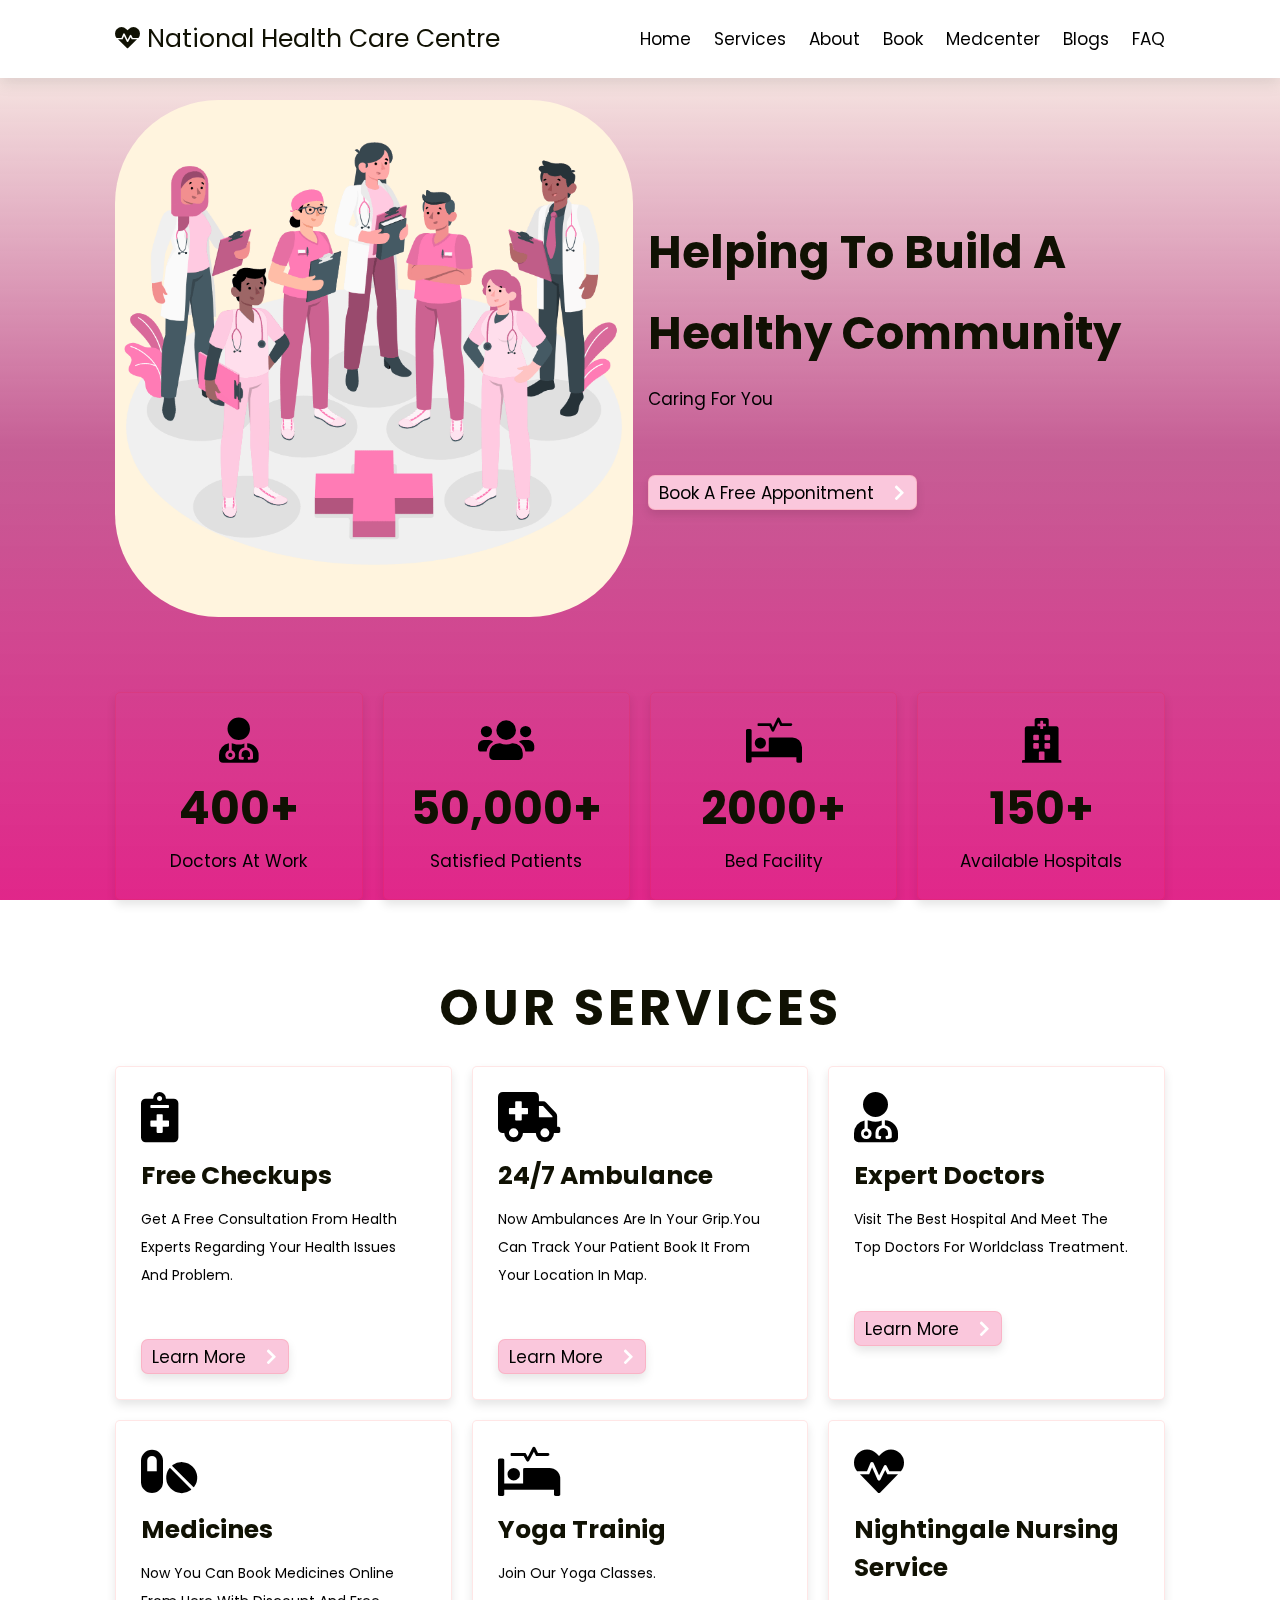
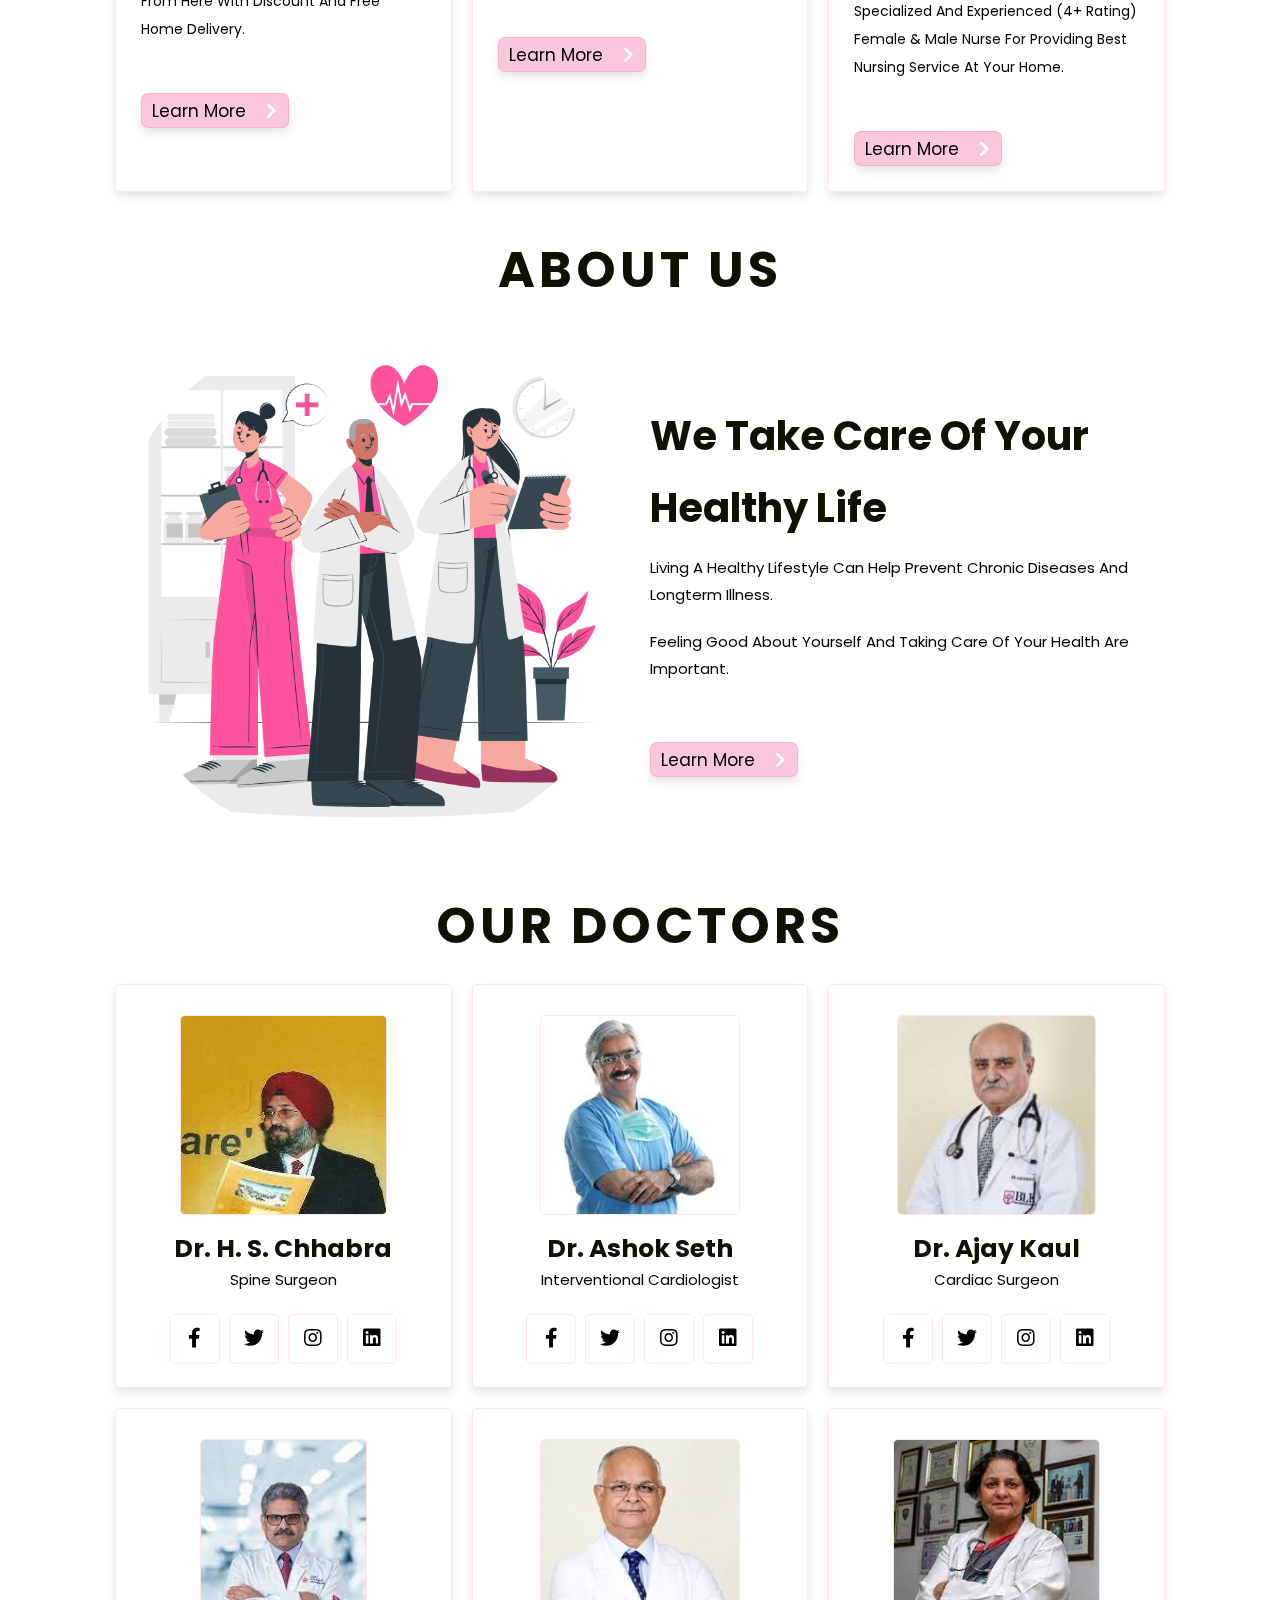
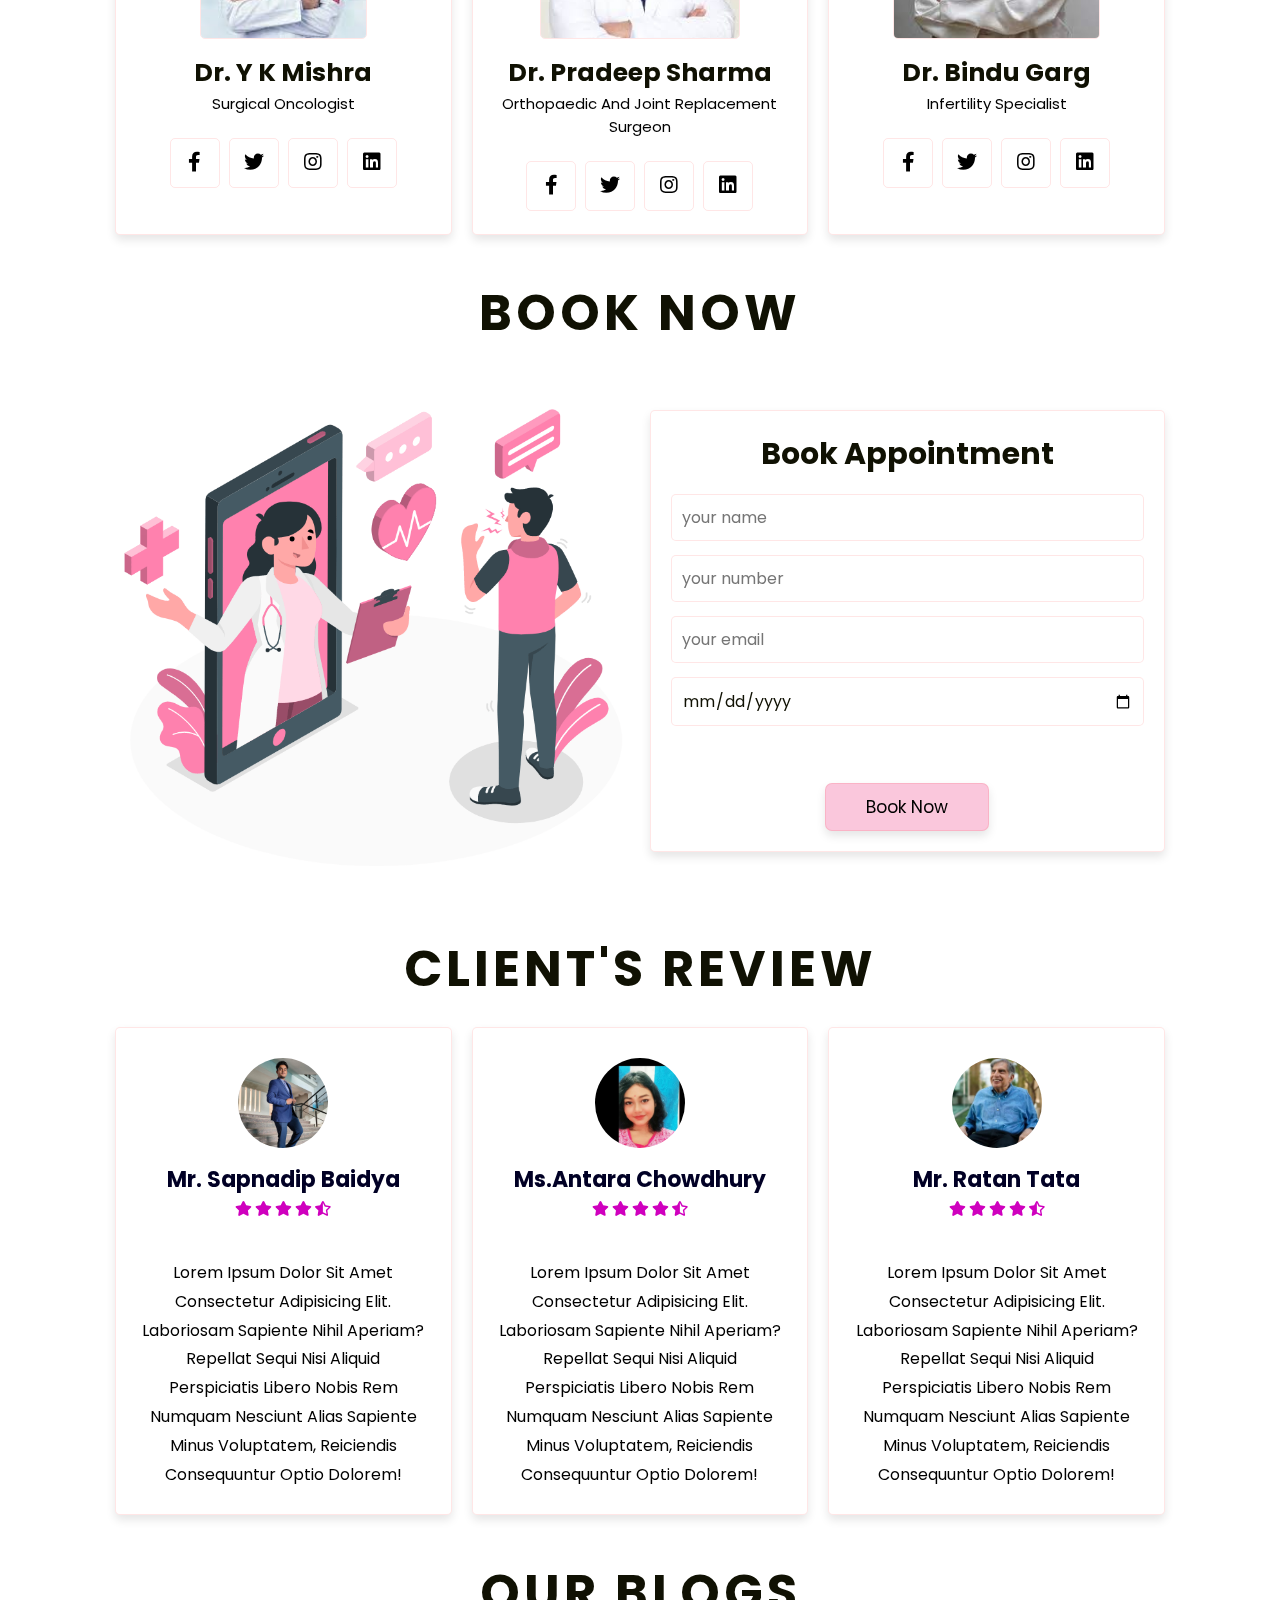
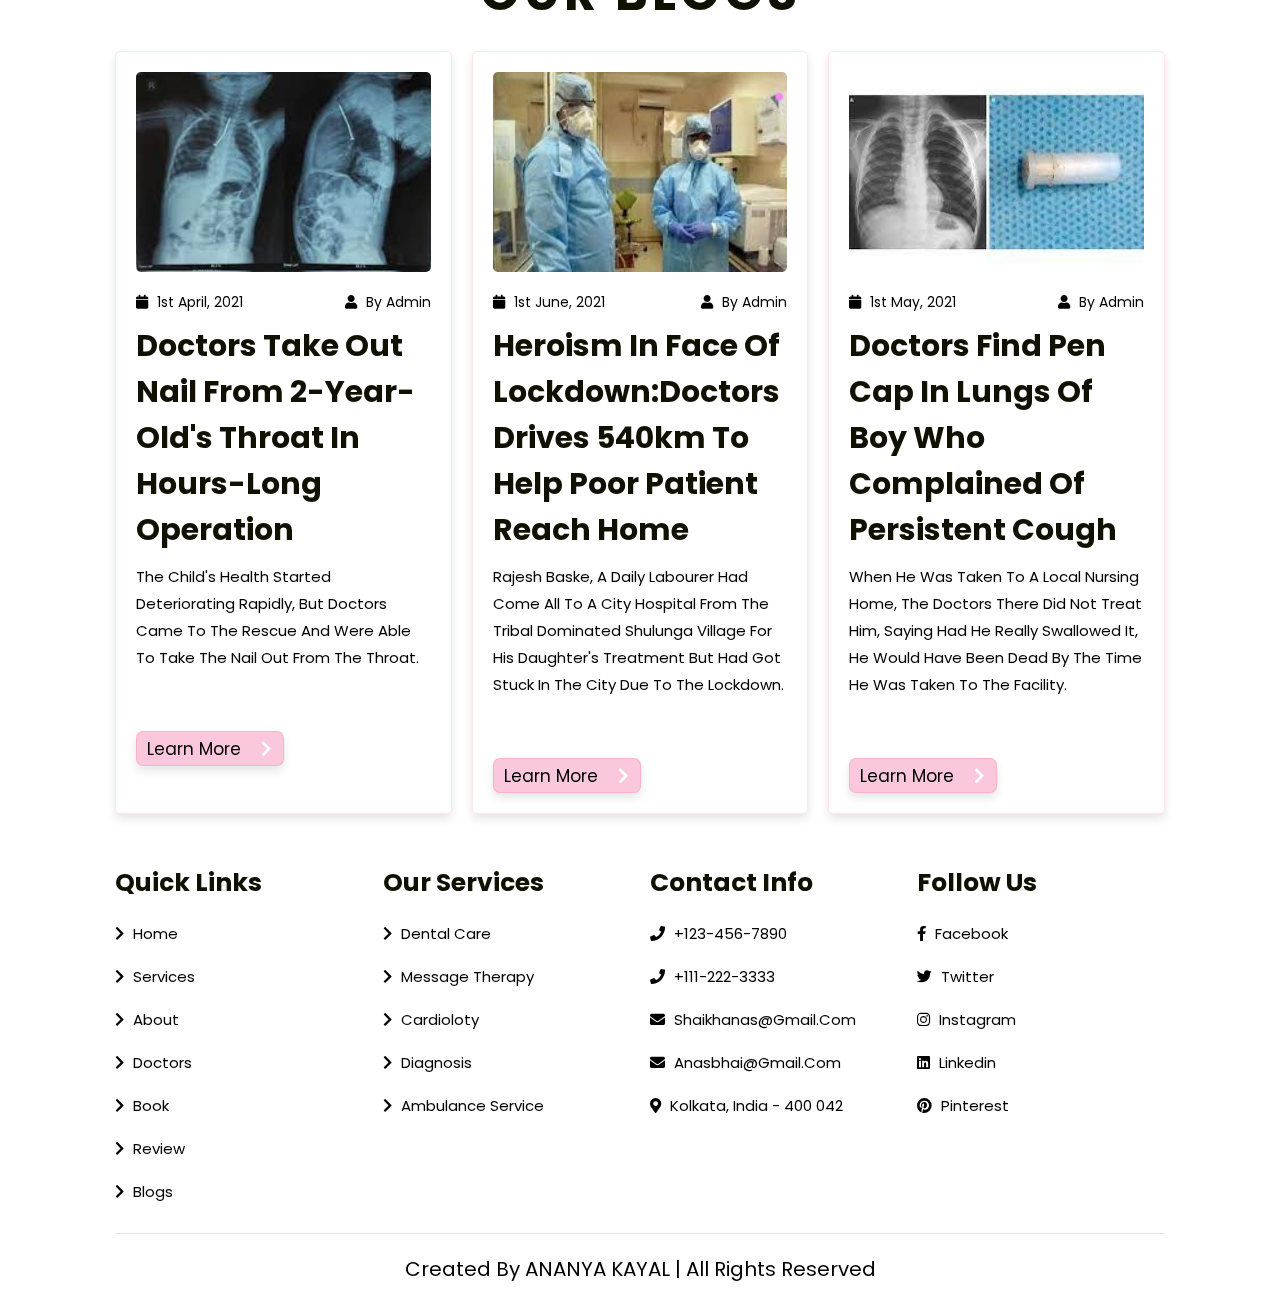
<file: hospital website/index.html>
<!DOCTYPE html>
<html lang="en">

<head>
    <meta charset="UTF-8">
    <meta http-equiv="X-UA-Compatible" content="IE=edge">
    <meta name="viewport" content="width=device-width, initial-scale=1.0">
    <title>National Health Care Centre </title>

    <!-- font awesome cdn link  -->
    <link rel="stylesheet" href="https://cdnjs.cloudflare.com/ajax/libs/font-awesome/5.15.4/css/all.min.css">

    <!-- custom css file link  -->
    <link rel="stylesheet" href="css/style.css">

</head>

<body>

    <!-- header section starts  -->
    <div class="main">
        <div class="gradient-background"></div>
        <header class="header">

            <a href="#" class="logo"> <i class="fas fa-heartbeat"></i> National Health Care Centre </a>

            <nav class="navbar">
                <a href="#home">home</a>
                <a href="./pages/sevices.html">services</a>
                <a href="./pages/about.html">about</a>
                <a href="./pages/book.html">book</a>
                <a href="./pages/medcenter.html">medcenter</a>
                <a href="#blogs">blogs</a>
                <a href="./pages/faq.html">FAQ</a>
            </nav>

            <div id="menu-btn" class="fas fa-bars"></div>

        </header>

        <!-- header section ends -->

        <!-- home section starts  -->

        <section class="home" id="home">

            <div class="image">
                <img class="homeImg" src="image/doctors.gif" alt="">
            </div>

            <div class="content">
                <h3>helping to build a healthy community</h3>
                <p>caring for you</p>
                <a href="#" class="btn"> book a free apponitment <span class="fas fa-chevron-right"></span> </a>
            </div>

        </section>

        <!-- home section ends -->

        <!-- icons section starts  -->

        <section class="icons-container">

            <div class="icons">
                <i class="fas fa-user-md"></i>
                <h3>400+</h3>
                <p>doctors at work</p>
            </div>

            <div class="icons">
                <i class="fas fa-users"></i>
                <h3>50,000+</h3>
                <p>satisfied patients</p>
            </div>

            <div class="icons">
                <i class="fas fa-procedures"></i>
                <h3>2000+</h3>
                <p>bed facility</p>
            </div>

            <div class="icons">
                <i class="fas fa-hospital"></i>
                <h3>150+</h3>
                <p>available hospitals</p>
            </div>

        </section>

        <!-- icons section ends -->

        <!-- services section starts  -->

        <section class="services" id="services">

            <h1 class="heading"> our <span>services</span> </h1>

            <div class="box-container">

                <div class="box">
                    <i class="fas fa-notes-medical"></i>
                    <h3>free checkups</h3>
                    <p>Get a free consultation from health experts regarding your health issues and problem.</p>
                    <a href="#" class="btn"> learn more <span class="fas fa-chevron-right"></span> </a>
                </div>

                <div class="box">
                    <i class="fas fa-ambulance"></i>
                    <h3>24/7 ambulance</h3>
                    <p>Now ambulances are in your grip.You can track your patient book it from your location in map.</p>
                    <a href="#" class="btn"> learn more <span class="fas fa-chevron-right"></span> </a>
                </div>

                <div class="box">
                    <i class="fas fa-user-md"></i>
                    <h3>expert doctors</h3>
                    <p>Visit the best hospital and meet the top doctors for worldclass treatment. </p>
                    <a href="#" class="btn"> learn more <span class="fas fa-chevron-right"></span> </a>
                </div>

                <div class="box">
                    <i class="fas fa-pills"></i>
                    <h3>medicines</h3>
                    <p>Now you can book medicines online from here with discount and free home delivery.</p>
                    <a href="#" class="btn"> learn more <span class="fas fa-chevron-right"></span> </a>
                </div>

                <div class="box">
                    <i class="fas fa-procedures"></i>
                    <h3>yoga trainig</h3>
                    <p>Join our yoga classes.</p>
                    <a href="#" class="btn"> learn more <span class="fas fa-chevron-right"></span> </a>
                </div>

                <div class="box">
                    <i class="fas fa-heartbeat"></i>
                    <h3>nightingale nursing service</h3>
                    <p>specialized and experienced (4+ rating) female & male nurse for providing best nursing service at your home.</p>
                    <a href="#" class="btn"> learn more <span class="fas fa-chevron-right"></span> </a>
                </div>

            </div>

        </section>

        <!-- services section ends -->

        <!-- about section starts  -->

        <section class="about" id="about">

            <h1 class="heading"> <span>about</span> us </h1>

            <div class="row">

                <div class="image">
                    <img class="img2" src="image/work1.gif" alt="">
                </div>

                <div class="content">
                    <h3>we take care of your healthy life</h3>
                    <p>Living a healthy lifestyle can help prevent chronic diseases and longterm illness.</p>
                    <p>Feeling good about yourself and taking care of your health are important.</p>
                    <a href="#" class="btn"> learn more <span class="fas fa-chevron-right"></span> </a>
                </div>

            </div>

        </section>

        <!-- about section ends -->

        <!-- doctors section starts  -->

        <section class="doctors" id="doctors">

            <h1 class="heading"> our <span>doctors</span> </h1>

            <div class="box-container">

                <div class="box">
                    <img src="image/doc-1.jpg" alt="">
                    <h3>Dr. H. S. Chhabra</h3>
                    <span>Spine Surgeon</span>
                    <div class="share">
                        <a href="#" class="fab fa-facebook-f"></a>
                        <a href="#" class="fab fa-twitter"></a>
                        <a href="#" class="fab fa-instagram"></a>
                        <a href="#" class="fab fa-linkedin"></a>
                    </div>
                </div>

                <div class="box">
                    <img src="image/doc-2.jpg" alt="">
                    <h3>Dr. Ashok Seth</h3>
                    <span>Interventional Cardiologist</span>
                    <div class="share">
                        <a href="#" class="fab fa-facebook-f"></a>
                        <a href="#" class="fab fa-twitter"></a>
                        <a href="#" class="fab fa-instagram"></a>
                        <a href="#" class="fab fa-linkedin"></a>
                    </div>
                </div>

                <div class="box">
                    <img src="image/doc-3.jpg" alt="">
                    <h3>Dr. Ajay Kaul</h3>
                    <span>Cardiac surgeon</span>
                    <div class="share">
                        <a href="#" class="fab fa-facebook-f"></a>
                        <a href="#" class="fab fa-twitter"></a>
                        <a href="#" class="fab fa-instagram"></a>
                        <a href="#" class="fab fa-linkedin"></a>
                    </div>
                </div>

                <div class="box">
                    <img src="image/doc-4.jpg" alt="">
                    <h3>Dr. Y K Mishra</h3>
                    <span>Surgical Oncologist</span>
                    <div class="share">
                        <a href="#" class="fab fa-facebook-f"></a>
                        <a href="#" class="fab fa-twitter"></a>
                        <a href="#" class="fab fa-instagram"></a>
                        <a href="#" class="fab fa-linkedin"></a>
                    </div>
                </div>

                <div class="box">
                    <img src="image/doc-5.jpg" alt="">
                    <h3>Dr. Pradeep Sharma</h3>
                    <span>Orthopaedic and Joint Replacement Surgeon</span>
                    <div class="share">
                        <a href="#" class="fab fa-facebook-f"></a>
                        <a href="#" class="fab fa-twitter"></a>
                        <a href="#" class="fab fa-instagram"></a>
                        <a href="#" class="fab fa-linkedin"></a>
                    </div>
                </div>

                <div class="box">
                    <img src="image/doc-6.jpg" alt="">
                    <h3>Dr. Bindu Garg</h3>
                    <span>Infertility Specialist</span>
                    <div class="share">
                        <a href="#" class="fab fa-facebook-f"></a>
                        <a href="#" class="fab fa-twitter"></a>
                        <a href="#" class="fab fa-instagram"></a>
                        <a href="#" class="fab fa-linkedin"></a>
                    </div>
                </div>

            </div>

        </section>

        <!-- doctors section ends -->

        <!-- booking section starts   -->

        <section class="book" id="book">

            <h1 class="heading"> <span>book</span> now </h1>

            <div class="row">

                <div class="image">
                    <img src="image/book-img.gif" alt="">
                </div>

                <form action="./backed/insert.php" method ="post">
                    <h3>book appointment</h3>
                    <input type="text" placeholder="your name" name="name" class="box" >
                    <input type="number" placeholder="your number" name="number" class="box" >
                    <input type="email" placeholder="your email" name="email" class="box" >
                    <input type="date" name="doa" class="box" >
                    <input type="submit" name="submit" value="book now" class="btn" >
                </form>

            </div>

        </section>

        <!-- booking section ends -->

        <!-- review section starts  -->

        <section class="review" id="review">

            <h1 class="heading"> client's <span>review</span> </h1>

            <div class="box-container">

                <div class="box">
                    <img src="image/pic-1.png" alt="">
                    <h3>Mr. Sapnadip Baidya</h3>
                    <div class="stars">
                        <i class="fas fa-star"></i>
                        <i class="fas fa-star"></i>
                        <i class="fas fa-star"></i>
                        <i class="fas fa-star"></i>
                        <i class="fas fa-star-half-alt"></i>
                    </div>
                    <p class="text">Lorem ipsum dolor sit amet consectetur adipisicing elit. Laboriosam sapiente nihil aperiam? Repellat sequi nisi aliquid perspiciatis libero nobis rem numquam nesciunt alias sapiente minus voluptatem, reiciendis consequuntur optio dolorem!</p>
                </div>

                <div class="box">
                    <img src="image/pic-2.png" alt="">
                    <h3>Ms.Antara Chowdhury</h3>
                    <div class="stars">
                        <i class="fas fa-star"></i>
                        <i class="fas fa-star"></i>
                        <i class="fas fa-star"></i>
                        <i class="fas fa-star"></i>
                        <i class="fas fa-star-half-alt"></i>
                    </div>
                    <p class="text">Lorem ipsum dolor sit amet consectetur adipisicing elit. Laboriosam sapiente nihil aperiam? Repellat sequi nisi aliquid perspiciatis libero nobis rem numquam nesciunt alias sapiente minus voluptatem, reiciendis consequuntur optio dolorem!</p>
                </div>

                <div class="box">
                    <img src="image/pic-3.png" alt="">
                    <h3>Mr. Ratan Tata</h3>
                    <div class="stars">
                        <i class="fas fa-star"></i>
                        <i class="fas fa-star"></i>
                        <i class="fas fa-star"></i>
                        <i class="fas fa-star"></i>
                        <i class="fas fa-star-half-alt"></i>
                    </div>
                    <p class="text">Lorem ipsum dolor sit amet consectetur adipisicing elit. Laboriosam sapiente nihil aperiam? Repellat sequi nisi aliquid perspiciatis libero nobis rem numquam nesciunt alias sapiente minus voluptatem, reiciendis consequuntur optio dolorem!</p>
                </div>

            </div>

        </section>

        <!-- review section ends -->

        <!-- blogs section starts  -->

        <section class="blogs" id="blogs">

            <h1 class="heading"> our <span>blogs</span> </h1>

            <div class="box-container">

                <div class="box">
                    <div class="image">
                        <img src="image/blog-1.jpg" alt="">
                    </div>
                    <div class="content">
                        <div class="icon">
                            <a href="#"> <i class="fas fa-calendar"></i> 1st april, 2021 </a>
                            <a href="#"> <i class="fas fa-user"></i> by admin </a>
                        </div>
                        <h3>Doctors Take Out Nail From 2-Year-Old's Throat in Hours-Long Operation</h3>
                        <p>The child's health started deteriorating rapidly, but doctors came to the rescue and were able to take the nail out from the throat.</p>
                        <a href="#" class="btn"> learn more <span class="fas fa-chevron-right"></span> </a>
                    </div>
                </div>

                <div class="box">
                    <div class="image">
                        <img src="image/blog-2.jpg" alt="">
                    </div>
                    <div class="content">
                        <div class="icon">
                            <a href="#"> <i class="fas fa-calendar"></i> 1st june, 2021 </a>
                            <a href="#"> <i class="fas fa-user"></i> by admin </a>
                        </div>
                        <h3>Heroism in Face of Lockdown:Doctors Drives 540km To Help Poor Patient Reach Home</h3>
                        <p>Rajesh Baske, a daily labourer had come all to a city hospital from the tribal dominated Shulunga village for his daughter's treatment but had got stuck in the city due to the lockdown.</p>
                        <a href="#" class="btn"> learn more <span class="fas fa-chevron-right"></span> </a>
                    </div>
                </div>

                <div class="box">
                    <div class="image">
                        <img src="image/blog-3.jpg" alt="">
                    </div>
                    <div class="content">
                        <div class="icon">
                            <a href="#"> <i class="fas fa-calendar"></i> 1st may, 2021 </a>
                            <a href="#"> <i class="fas fa-user"></i> by admin </a>
                        </div>
                        <h3>Doctors Find Pen Cap in Lungs of Boy Who Complained of Persistent Cough</h3>
                        <p>When he was taken to a local nursing home, the doctors there did not treat him, saying had he really swallowed it, he would have been dead by the time he was taken to the facility.</p>
                        <a href="#" class="btn"> learn more <span class="fas fa-chevron-right"></span> </a>
                    </div>
                </div>

            </div>

        </section>

        <!-- blogs section ends -->

        <!-- footer section starts  -->

        <section class="footer">

            <div class="box-container">

                <div class="box">
                    <h3>quick links</h3>
                    <a href="#"> <i class="fas fa-chevron-right"></i> home </a>
                    <a href="#"> <i class="fas fa-chevron-right"></i> services </a>
                    <a href="#"> <i class="fas fa-chevron-right"></i> about </a>
                    <a href="#"> <i class="fas fa-chevron-right"></i> doctors </a>
                    <a href="#"> <i class="fas fa-chevron-right"></i> book </a>
                    <a href="#"> <i class="fas fa-chevron-right"></i> review </a>
                    <a href="#"> <i class="fas fa-chevron-right"></i> blogs </a>
                </div>

                <div class="box">
                    <h3>our services</h3>
                    <a href="#"> <i class="fas fa-chevron-right"></i> dental care </a>
                    <a href="#"> <i class="fas fa-chevron-right"></i> message therapy </a>
                    <a href="#"> <i class="fas fa-chevron-right"></i> cardioloty </a>
                    <a href="#"> <i class="fas fa-chevron-right"></i> diagnosis </a>
                    <a href="#"> <i class="fas fa-chevron-right"></i> ambulance service </a>
                </div>

                <div class="box">
                    <h3>contact info</h3>
                    <a href="#"> <i class="fas fa-phone"></i> +123-456-7890 </a>
                    <a href="#"> <i class="fas fa-phone"></i> +111-222-3333 </a>
                    <a href="#"> <i class="fas fa-envelope"></i> shaikhanas@gmail.com </a>
                    <a href="#"> <i class="fas fa-envelope"></i> anasbhai@gmail.com </a>
                    <a href="#"> <i class="fas fa-map-marker-alt"></i> kolkata, india - 400 042 </a>
                </div>

                <div class="box">
                    <h3>follow us</h3>
                    <a href="#"> <i class="fab fa-facebook-f"></i> facebook </a>
                    <a href="#"> <i class="fab fa-twitter"></i> twitter </a>
                    <a href="#"> <i class="fab fa-instagram"></i> instagram </a>
                    <a href="#"> <i class="fab fa-linkedin"></i> linkedin </a>
                    <a href="#"> <i class="fab fa-pinterest"></i> pinterest </a>
                </div>

            </div>

            <div class="credit"> created by <span>ANANYA KAYAL</span> | all rights reserved </div>

        </section>

        <!-- footer section ends -->

















    </div>
    <!-- custom js file link  -->
    <script src="js/script.js"></script>

</body>

</html>
</file>
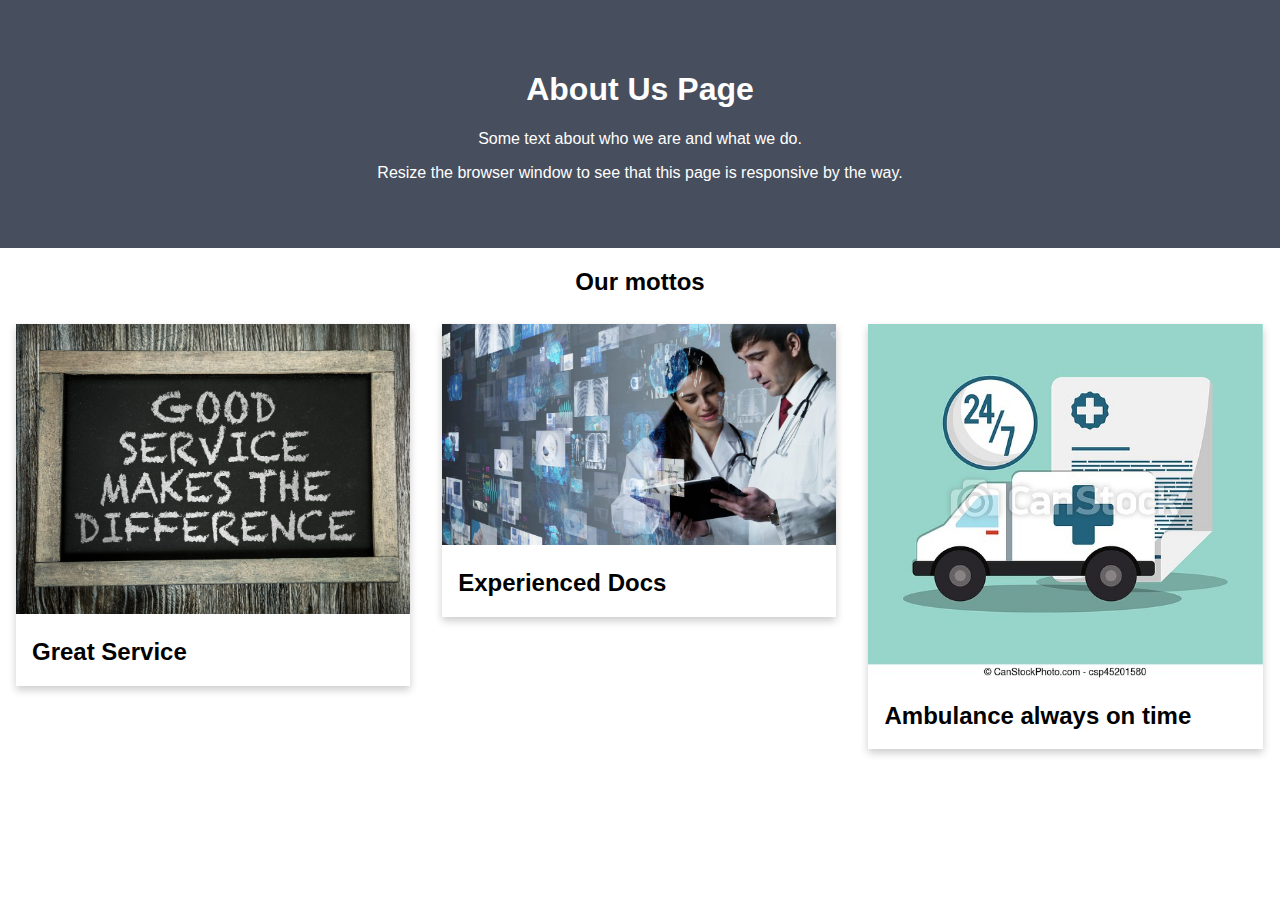
<file: hospital website/pages/about.html>
<!DOCTYPE html>
<html>

<head>
    <meta name="viewport" content="width=device-width, initial-scale=1">
    <link rel="stylesheet" href="./css/styleabout.css">
</head>

<body>

    <div class="about-section">
        <h1>About Us Page</h1>
        <p>Some text about who we are and what we do.</p>
        <p>Resize the browser window to see that this page is responsive by the way.</p>
    </div>

    <h2 style="text-align:center">Our mottos</h2>
    <div class="row">
        <div class="column">
            <div class="card">
                <img src="./image/babidon.png" alt="Jane" style="width:100%">
                <div class="container">
                    <h2>Great Service</h2>
                   
                </div>
            </div>
        </div>

        <div class="column">
            <div class="card">
                <img src="./image/expericed.jpg" alt="Mike" style="width:100%">
                <div class="container">
                    <h2>Experienced Docs</h2>
                    
                </div>
            </div>
        </div>

        <div class="column">
            <div class="card">
                <img src="./image/247amb.jpg" alt="John" style="width:100%">
                <div class="container">
                    <h2>Ambulance always on time</h2>
                    
                    
                
                </div>
            </div>
        </div>
    </div>

</body>

</html>
</file>
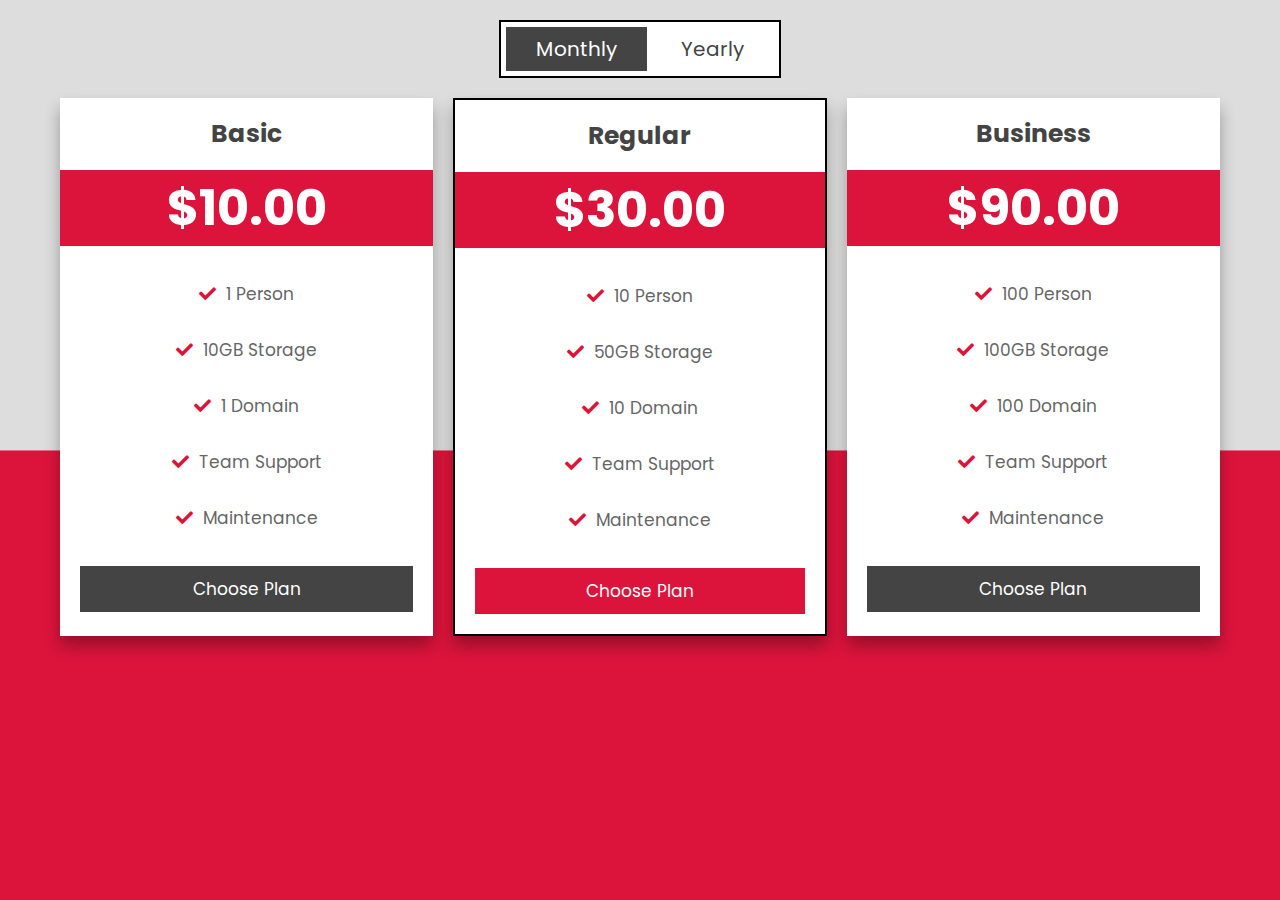
<file: hospital website/pages/book.html>
<!DOCTYPE html>
<html lang="en">
<head>
    <meta charset="UTF-8">
    <meta http-equiv="X-UA-Compatible" content="IE=edge">
    <meta name="viewport" content="width=device-width, initial-scale=1.0">
   
    <!-- font awesome cdn link  -->
    <link rel="stylesheet" href="https://cdnjs.cloudflare.com/ajax/libs/font-awesome/5.15.4/css/all.min.css">

    <!-- custom css file link  -->
    <link rel="stylesheet" href="css/stylebook.css">

</head>
<body>

<div class="container">

    <div class="price-toggler">
        <span class="month active">monthly</span>
        <span class="year">yearly</span>
    </div>

    <div class="box-container">

        <div class="box">
            <h3>basic</h3>
            <div class="price month"><span>$</span>10.<span>00</span></div>
            <div class="price year"><span>$</span>30.<span>00</span></div>
            <div class="list">
                <p> <i class="fas fa-check"></i> 1 person </p>
                <p> <i class="fas fa-check"></i> 10GB storage </p>
                <p> <i class="fas fa-check"></i> 1 domain </p>
                <p> <i class="fas fa-check"></i> team support </p>
                <p> <i class="fas fa-check"></i> maintenance </p>
            </div>
            <a href="#" class="btn">choose plan</a>
        </div>

        <div class="box">
            <h3>regular</h3>
            <div class="price month"><span>$</span>30.<span>00</span></div>
            <div class="price year"><span>$</span>50.<span>00</span></div>
            <div class="list">
                <p> <i class="fas fa-check"></i> 10 person </p>
                <p> <i class="fas fa-check"></i> 50GB storage </p>
                <p> <i class="fas fa-check"></i> 10 domain </p>
                <p> <i class="fas fa-check"></i> team support </p>
                <p> <i class="fas fa-check"></i> maintenance </p>
            </div>
            <a href="#" class="btn">choose plan</a>
        </div>

        <div class="box">
            <h3>business</h3>
            <div class="price month"><span>$</span>90.<span>00</span></div>
            <div class="price year"><span>$</span>150.<span>00</span></div>
            <div class="list">
                <p> <i class="fas fa-check"></i> 100 person </p>
                <p> <i class="fas fa-check"></i> 100GB storage </p>
                <p> <i class="fas fa-check"></i> 100 domain </p>
                <p> <i class="fas fa-check"></i> team support </p>
                <p> <i class="fas fa-check"></i> maintenance </p>
            </div>
            <a href="#" class="btn">choose plan</a>
        </div>

    </div>

</div>

<script>

let month = document.querySelector('.price-toggler .month');
let year = document.querySelector('.price-toggler .year');
let monthAmount = document.querySelectorAll('.box-container .box .month');
let yearAmount = document.querySelectorAll('.box-container .box .year');

year.onclick = () =>{
    year.classList.add('active');
    month.classList.remove('active');

    monthAmount.forEach(mo =>{ mo.style.display = 'none' });
    yearAmount.forEach(yr =>{ yr.style.display = 'block' });
};

month.onclick = () =>{
    year.classList.remove('active');
    month.classList.add('active');

    monthAmount.forEach(mo =>{ mo.style.display = 'block' });
    yearAmount.forEach(yr =>{ yr.style.display = 'none' });
};

</script>
    
</body>
</html>
</file>
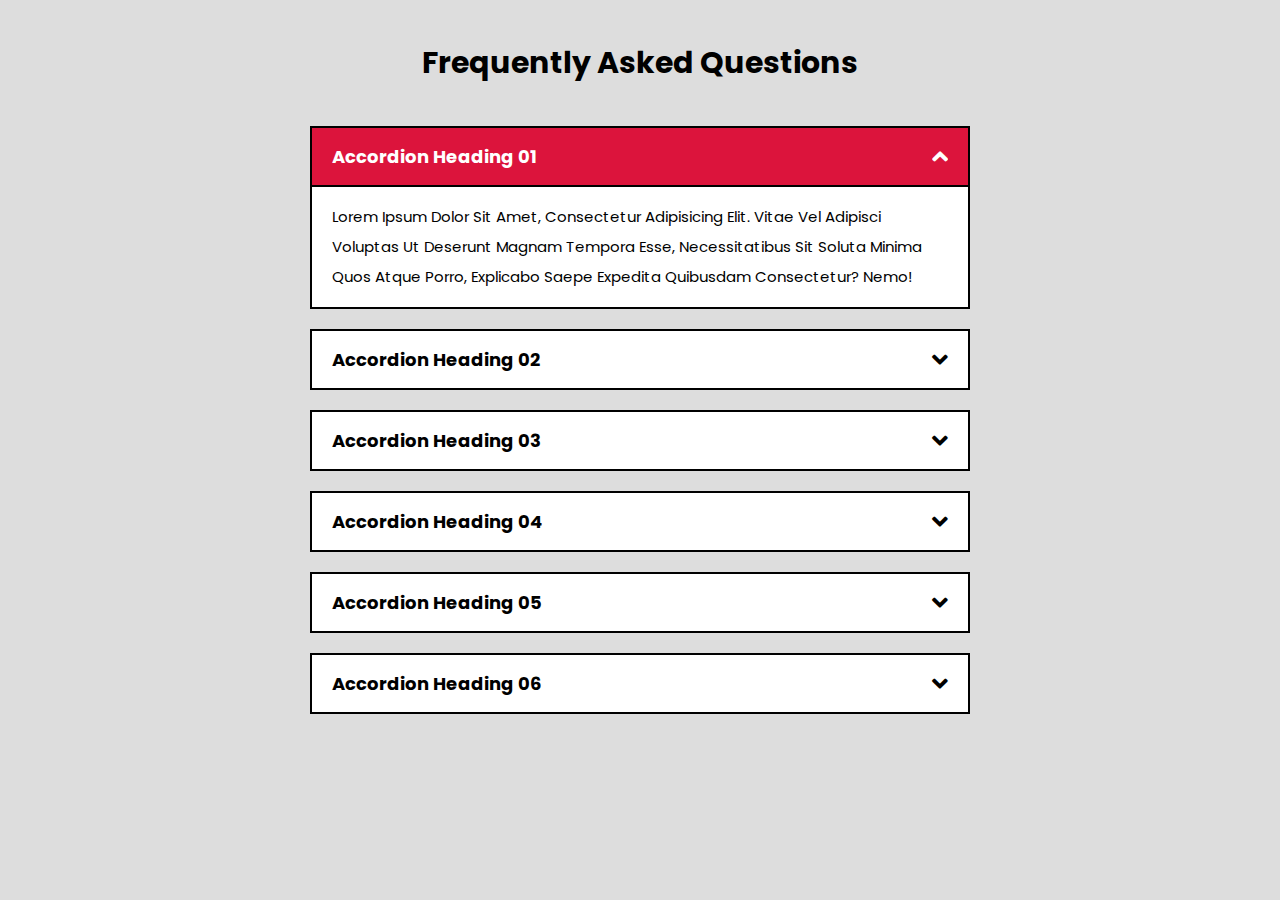
<file: hospital website/pages/faq.html>
<!DOCTYPE html>
<html lang="en">
<head>
    <meta charset="UTF-8">
    <meta http-equiv="X-UA-Compatible" content="IE=edge">
    <meta name="viewport" content="width=device-width, initial-scale=1.0">
   
    <!-- font awesome cdn link  -->
    <link rel="stylesheet" href="https://cdnjs.cloudflare.com/ajax/libs/font-awesome/5.15.4/css/all.min.css">

    <!-- custom css file link  -->
    <link rel="stylesheet" href="./css/stylefaq.css">

</head>
<body>

<div class="container">

    <h1 class="heading">frequently asked questions</h1>

    <div class="accordion-container">

        <div class="accordion active">
            <div class="accordion-heading">
                <h3>accordion heading 01</h3>
                <i class="fas fa-angle-down"></i>
            </div>
            <p class="accordion-content">
                Lorem ipsum dolor sit amet, consectetur adipisicing elit. Vitae vel adipisci voluptas ut deserunt magnam tempora esse, necessitatibus sit soluta minima quos atque porro, explicabo saepe expedita quibusdam consectetur? Nemo!
            </p>
        </div>

        <div class="accordion">
            <div class="accordion-heading">
                <h3>accordion heading 02</h3>
                <i class="fas fa-angle-down"></i>
            </div>
            <p class="accordion-content">
                Lorem ipsum dolor sit amet, consectetur adipisicing elit. Vitae vel adipisci voluptas ut deserunt magnam tempora esse, necessitatibus sit soluta minima quos atque porro, explicabo saepe expedita quibusdam consectetur? Nemo!
            </p>
        </div>

        <div class="accordion">
            <div class="accordion-heading">
                <h3>accordion heading 03</h3>
                <i class="fas fa-angle-down"></i>
            </div>
            <p class="accordion-content">
                Lorem ipsum dolor sit amet, consectetur adipisicing elit. Vitae vel adipisci voluptas ut deserunt magnam tempora esse, necessitatibus sit soluta minima quos atque porro, explicabo saepe expedita quibusdam consectetur? Nemo!
            </p>
        </div>

        <div class="accordion">
            <div class="accordion-heading">
                <h3>accordion heading 04</h3>
                <i class="fas fa-angle-down"></i>
            </div>
            <p class="accordion-content">
                Lorem ipsum dolor sit amet, consectetur adipisicing elit. Vitae vel adipisci voluptas ut deserunt magnam tempora esse, necessitatibus sit soluta minima quos atque porro, explicabo saepe expedita quibusdam consectetur? Nemo!
            </p>
        </div>

        <div class="accordion">
            <div class="accordion-heading">
                <h3>accordion heading 05</h3>
                <i class="fas fa-angle-down"></i>
            </div>
            <p class="accordion-content">
                Lorem ipsum dolor sit amet, consectetur adipisicing elit. Vitae vel adipisci voluptas ut deserunt magnam tempora esse, necessitatibus sit soluta minima quos atque porro, explicabo saepe expedita quibusdam consectetur? Nemo!
            </p>
        </div>

        <div class="accordion">
            <div class="accordion-heading">
                <h3>accordion heading 06</h3>
                <i class="fas fa-angle-down"></i>
            </div>
            <p class="accordion-content">
                Lorem ipsum dolor sit amet, consectetur adipisicing elit. Vitae vel adipisci voluptas ut deserunt magnam tempora esse, necessitatibus sit soluta minima quos atque porro, explicabo saepe expedita quibusdam consectetur? Nemo!
            </p>
        </div>

    </div>

</div>


<script>

let accordions = document.querySelectorAll('.accordion-container .accordion');

accordions.forEach(acco =>{
    acco.onclick = () =>{
        accordions.forEach(subAcco => { subAcco.classList.remove('active') });
        acco.classList.add('active');
    }
})

</script>

    
</body>
</html>
</file>
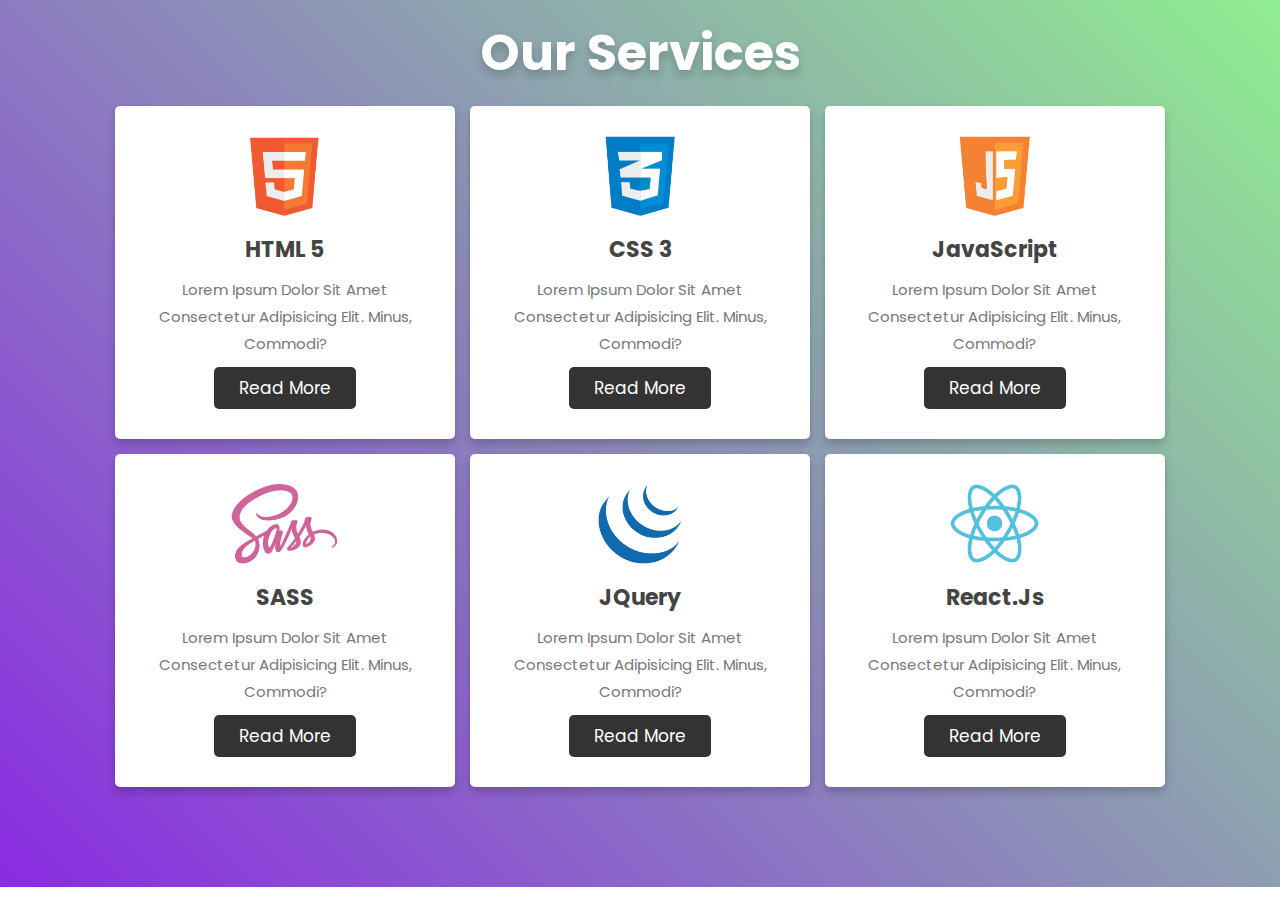
<file: hospital website/pages/sevices.html>
<!DOCTYPE html>
<html lang="en">

<head>
    <meta charset="UTF-8">
    <meta http-equiv="X-UA-Compatible" content="IE=edge">
    <meta name="viewport" content="width=device-width, initial-scale=1.0">

    <!-- custom css file link  -->
    <link rel="stylesheet" href="css/styleservices.css">

</head>

<body>

    <div class="container">

        <h1 class="heading">our services</h1>

        <div class="box-container">

            <div class="box">
                <img src="image/icon-1.png" alt="">
                <h3>HTML 5</h3>
                <p>Lorem ipsum dolor sit amet consectetur adipisicing elit. Minus, commodi?</p>
                <a href="#" class="btn">read more</a>
            </div>

            <div class="box">
                <img src="image/icon-2.png" alt="">
                <h3>CSS 3</h3>
                <p>Lorem ipsum dolor sit amet consectetur adipisicing elit. Minus, commodi?</p>
                <a href="#" class="btn">read more</a>
            </div>

            <div class="box">
                <img src="image/icon-3.png" alt="">
                <h3>JavaScript</h3>
                <p>Lorem ipsum dolor sit amet consectetur adipisicing elit. Minus, commodi?</p>
                <a href="#" class="btn">read more</a>
            </div>

            <div class="box">
                <img src="image/icon-4.png" alt="">
                <h3>SASS</h3>
                <p>Lorem ipsum dolor sit amet consectetur adipisicing elit. Minus, commodi?</p>
                <a href="#" class="btn">read more</a>
            </div>

            <div class="box">
                <img src="image/icon-5.png" alt="">
                <h3>JQuery</h3>
                <p>Lorem ipsum dolor sit amet consectetur adipisicing elit. Minus, commodi?</p>
                <a href="#" class="btn">read more</a>
            </div>

            <div class="box">
                <img src="image/icon-6.png" alt="">
                <h3>React.js</h3>
                <p>Lorem ipsum dolor sit amet consectetur adipisicing elit. Minus, commodi?</p>
                <a href="#" class="btn">read more</a>
            </div>

        </div>

    </div>

</body>

</html>
</file>
<file: hospital website/css/style.css>
@import url('https://fonts.googleapis.com/css2?family=Poppins:wght@100;200;300;400;500;600;700&display=swap');
:root {
    --black: #101103;
    --white: #fff;
    --gradient: linear-gradient(ivory, rgba(189, 68, 132, 0.863), rgba(223, 26, 131, 0.945));
    --background: rgba(255, 255, 255, .1);
    --box-shadow: 0 .5rem 1rem rgba(0, 0, 0, .1);
    --border: .1rem solid rgba(255, 5, 5, 0.1);
    --border-top: .1rem solid rgba(255, 255, 255, .3);
    --border-left: .1rem solid rgba(255, 255, 255, .3);
}

.homeImg {
    border-radius: 20%;
}
.img2{
    border-radius: 45%;
}

.gradient-background {
    height: 100%;
    width: 100%;
    background: var(--gradient);
    position: fixed;
    top: 0;
    left: 0;
    z-index: -10;
    overflow: hidden;
}

.gradient-background .animated-box {
    position: absolute;
    background: rgba(54, 29, 29, 0.2);
    display: block;
    pointer-events: none;
    border-radius: .5rem;
    animation: animate 3s linear infinite;
}

@keyframes animate {
    0% {
        opacity: 0;
        transform: scale(0) translateY(-200%) rotate(0deg);
    }
    10% {
        opacity: 1;
    }
    90% {
        opacity: 1;
    }
    100% {
        opacity: 0;
        transform: scale(1) translateY(-500%) rotate(360deg);
    }
}

* {
    font-family: 'Poppins', sans-serif;
    margin: 0;
    padding: 0;
    box-sizing: border-box;
    outline: none;
    border: none;
    text-transform: capitalize;
    transition: all .2s ease-out;
    text-decoration: none;
}

html {
    font-size: 62.5%;
    overflow-x: hidden;
    scroll-padding-top: 50rem;
    scroll-behavior: smooth;
}

section {
    background-color: transparent;
    padding: 2rem 9%;
    border: #101103;
}

.heading {
    text-align: center;
    padding-bottom: 2rem;
    text-shadow: var(--text-shadow);
    text-transform: uppercase;
    color: var(--black);
    font-size: 5rem;
    letter-spacing: .4rem;
}

.heading span {
    text-transform: uppercase;
    color: var(-- deeppink);
}

.btn {
    display: inline-block;
    margin-top: 5rem;
    padding: .10rem;
    padding-left: 1rem;
    border: var(--border);
    border-radius: .7rem;
    box-shadow: var(--box-shadow);
    color: var(--pink);
    cursor: pointer;
    font-size: 1.7rem;
    background: rgb(250, 199, 220);
}

.btn span {
    padding: .7rem 1rem;
    border-radius: .2rem;
    background: var(--green);
    color: rgb(255, 255, 255);
    margin-left: .5rem;
}

.btn:hover {
    background: var(--green);
    color: rgb(0, 0, 0);
}

.btn:hover span {
    color: var(--pink);
    background: rgb(255, 122, 200);
    margin-left: 1rem;
}

.header {
    padding: 2rem 9%;
    position: fixed;
    top: 0;
    left: 0;
    right: 0;
    z-index: 1000;
    box-shadow: 0 .5rem 1.5rem rgba(0, 0, 0, .1);
    display: flex;
    align-items: center;
    justify-content: space-between;
    background: #fff;
}

.header .logo {
    font-size: 2.5rem;
    color: var(--black);
}

.header .logo i {
    color: var(--pink);
}

.header .navbar a {
    font-size: 1.7rem;
    color: var(--light-color);
    margin-left: 2rem;
}

.header .navbar a:hover {
    color: var(--pink);
}

#menu-btn {
    font-size: 2.5rem;
    border-radius: .5rem;
    background: #eee;
    color: var(--pink);
    padding: 1rem 1.5rem;
    cursor: pointer;
    display: none;
}

.home {
    display: flex;
    align-items: center;
    flex-wrap: wrap;
    gap: 1.5rem;
    padding-top: 10rem;
}

.home .image {
    flex: 1 1 45rem;
    border-radius: 20%;
}

.home .image img {
    width: 100%;
}

.home .content {
    flex: 1 1 45rem;
}

.home .content h3 {
    font-size: 4.5rem;
    color: var(--black);
    line-height: 1.8;
    text-shadow: var(--text-shadow);
}

.home .content p {
    font-size: 1.7rem;
    color: var(--light-color);
    line-height: 1.8;
    padding: 1rem 0;
}

.icons-container {
    display: grid;
    gap: 2rem;
    grid-template-columns: repeat(auto-fit, minmax(20rem, 1fr));
    padding-top: 5rem;
    padding-bottom: 5rem;
}

.icons-container .icons {
    border: var(--border);
    box-shadow: var(--box-shadow);
    border-radius: .5rem;
    text-align: center;
    padding: 2.5rem;
}

.icons-container .icons i {
    font-size: 4.5rem;
    color: var(--green);
    padding-bottom: .7rem;
}

.icons-container .icons h3 {
    font-size: 4.5rem;
    color: var(--black);
    padding: .5rem 0;
    text-shadow: var(--text-shadow);
}

.icons-container .icons p {
    font-size: 1.7rem;
    color: var(--light-color);
}

.services .box-container {
    display: grid;
    grid-template-columns: repeat(auto-fit, minmax(27rem, 1fr));
    gap: 2rem;
}

.services .box-container .box {
    background: #fff;
    border-radius: .5rem;
    box-shadow: var(--box-shadow);
    border: var(--border);
    padding: 2.5rem;
}

.services .box-container .box i {
    color: var(--green);
    font-size: 5rem;
    padding-bottom: .5rem;
}

.services .box-container .box h3 {
    color: var(--black);
    font-size: 2.5rem;
    padding: 1rem 0;
}

.services .box-container .box p {
    color: var(--light-color);
    font-size: 1.4rem;
    line-height: 2;
}

.about .row {
    display: flex;
    align-items: center;
    flex-wrap: wrap;
    gap: 2rem;
}

.about .row .image {
    flex: 1 1 45rem;
}

.about .row .image img {
    width: 100%;
}

.about .row .content {
    flex: 1 1 45rem;
}

.about .row .content h3 {
    color: var(--black);
    text-shadow: var(--text-shadow);
    font-size: 4rem;
    line-height: 1.8;
}

.about .row .content p {
    color: var(--light-color);
    padding: 1rem 0;
    font-size: 1.5rem;
    line-height: 1.8;
}

.doctors .box-container {
    display: grid;
    grid-template-columns: repeat(auto-fit, minmax(30rem, 1fr));
    gap: 2rem;
}

.doctors .box-container .box {
    text-align: center;
    background: #fff;
    border-radius: .5rem;
    border: var(--border);
    box-shadow: var(--box-shadow);
    padding: 2rem;
}

.doctors .box-container .box img {
    height: 20rem;
    border: var(--border);
    border-radius: .5rem;
    margin-top: 1rem;
    margin-bottom: 1rem;
}

.doctors .box-container .box h3 {
    color: var(--black);
    font-size: 2.5rem;
}

.doctors .box-container .box span {
    color: var(--green);
    font-size: 1.5rem;
}

.doctors .box-container .box .share {
    padding-top: 2rem;
}

.doctors .box-container .box .share a {
    height: 5rem;
    width: 5rem;
    line-height: 4.5rem;
    font-size: 2rem;
    color: var(--green);
    border-radius: .5rem;
    border: var(--border);
    margin: .3rem;
}

.doctors .box-container .box .share a:hover {
    background: var(--green);
    color: rgb(255, 0, 149);
    box-shadow: var(--box-shadow);
}

.book .row {
    display: flex;
    align-items: center;
    flex-wrap: wrap;
    gap: 2rem;
}

.book .row .image {
    flex: 1 1 45rem;
}

.book .row .image img {
    width: 100%;
}

.book .row form {
    flex: 1 1 45rem;
    background: #fff;
    border: var(--border);
    box-shadow: var(--box-shadow);
    text-align: center;
    padding: 2rem;
    border-radius: .5rem;
}

.book .row form h3 {
    color: var(--black);
    padding-bottom: 1rem;
    font-size: 3rem;
}

.book .row form .box {
    width: 100%;
    margin: .7rem 0;
    border-radius: .5rem;
    border: var(--border);
    font-size: 1.6rem;
    color: var(--black);
    text-transform: none;
    padding: 1rem;
}

.book .row form .btn {
    padding: 1rem 4rem;
}

.review .box-container {
    display: grid;
    grid-template-columns: repeat(auto-fit, minmax(27rem, 1fr));
    gap: 2rem;
}

.review .box-container .box {
    border: var(--border);
    box-shadow: var(--box-shadow);
    border-radius: .5rem;
    padding: 2.5rem;
    background: #fff;
    text-align: center;
    position: relative;
    overflow: hidden;
    z-index: 0;
}

.review .box-container .box img {
    height: 10rem;
    width: 10rem;
    border-radius: 50%;
    object-fit: cover;
    border: .5rem solid #fff;
}

.review .box-container .box h3 {
    color: rgb(1, 0, 37);
    font-size: 2.2rem;
    padding: .5rem 0;
}

.review .box-container .box .stars i {
    color: rgb(207, 0, 190);
    font-size: 1.5rem;
}

.review .box-container .box .text {
    color: var(--light-color);
    line-height: 1.8;
    font-size: 1.6rem;
    padding-top: 4rem;
}

.review .box-container .box::before {
    content: '';
    position: absolute;
    top: -4rem;
    left: 50%;
    transform: translateX(-50%);
    background: var(--green);
    border-bottom-left-radius: 50%;
    border-bottom-right-radius: 50%;
    height: 25rem;
    width: 120%;
    z-index: -1;
}

.blogs .box-container {
    display: grid;
    grid-template-columns: repeat(auto-fit, minmax(30rem, 1fr));
    gap: 2rem;
}

.blogs .box-container .box {
    border: var(--border);
    box-shadow: var(--box-shadow);
    border-radius: .5rem;
    padding: 2rem;
}

.blogs .box-container .box .image {
    height: 20rem;
    overflow: hidden;
    border-radius: .5rem;
}

.blogs .box-container .box .image img {
    height: 100%;
    width: 100%;
    object-fit: cover;
}

.blogs .box-container .box:hover .image img {
    transform: scale(1.2);
}

.blogs .box-container .box .content {
    padding-top: 1rem;
}

.blogs .box-container .box .content .icon {
    padding: 1rem 0;
    display: flex;
    align-items: center;
    justify-content: space-between;
}

.blogs .box-container .box .content .icon a {
    font-size: 1.4rem;
    color: var(--light-color);
}

.blogs .box-container .box .content .icon a:hover {
    color: var(--pink);
}

.blogs .box-container .box .content .icon a i {
    padding-right: .5rem;
    color: var(--pink);
}

.blogs .box-container .box .content h3 {
    color: var(--black);
    font-size: 3rem;
}

.blogs .box-container .box .content p {
    color: var(--light-color);
    font-size: 1.5rem;
    line-height: 1.8;
    padding: 1rem 0;
}

.footer .box-container {
    display: grid;
    grid-template-columns: repeat(auto-fit, minmax(22rem, 1fr));
    gap: 2rem;
}

.footer .box-container .box h3 {
    font-size: 2.5rem;
    color: var(--black);
    padding: 1rem 0;
}

.footer .box-container .box a {
    display: block;
    font-size: 1.5rem;
    color: var(--light-color);
    padding: 1rem 0;
}

.footer .box-container .box a i {
    padding-right: .5rem;
    color: var(--green);
}

.footer .box-container .box a:hover i {
    padding-right: 2rem;
}

.footer .credit {
    padding: 1rem;
    padding-top: 2rem;
    margin-top: 2rem;
    text-align: center;
    font-size: 2rem;
    color: var(--light-color);
    border-top: .1rem solid rgba(0, 0, 0, .1);
}

.footer .credit span {
    color: var(--green);
}


/* media queries  */

@media (max-width:991px) {
    html {
        font-size: 55%;
    }
    .header {
        padding: 2rem;
    }
    section {
        padding: 2rem;
    }
}

@media (max-width:768px) {
    #menu-btn {
        display: initial;
    }
    .header .navbar {
        position: absolute;
        top: 115%;
        right: 2rem;
        border-radius: .5rem;
        box-shadow: var(--box-shadow);
        width: 30rem;
        border: var(--border);
        background: rgb(202, 170, 170);
        transform: scale(0);
        opacity: 0;
        transform-origin: top right;
        transition: none;
    }
    .header .navbar.active {
        transform: scale(1);
        opacity: 1;
        transition: .2s ease-out;
    }
    .header .navbar a {
        font-size: 2rem;
        display: block;
        margin: 2.5rem;
    }
}

@media (max-width:450px) {
    html {
        font-size: 50%;
    }
}
</file>
<file: hospital website/pages/css/styleabout.css>
body {
    font-family: Arial, Helvetica, sans-serif;
    margin: 0;
}

html {
    box-sizing: border-box;
}

*,
*:before,
*:after {
    box-sizing: inherit;
}

.column {
    float: left;
    width: 33.3%;
    margin-bottom: 16px;
    padding: 0 8px;
}

.card {
    box-shadow: 0 4px 8px 0 rgba(0, 0, 0, 0.2);
    margin: 8px;
}

.about-section {
    padding: 50px;
    text-align: center;
    background-color: #474e5d;
    color: white;
}

.container {
    padding: 0 16px;
}

.container::after,
.row::after {
    content: "";
    clear: both;
    display: table;
}

.title {
    color: grey;
}

.button {
    border: none;
    outline: 0;
    display: inline-block;
    padding: 8px;
    color: white;
    background-color: #000;
    text-align: center;
    cursor: pointer;
    width: 100%;
}

.button:hover {
    background-color: #555;
}

@media screen and (max-width: 650px) {
    .column {
        width: 100%;
        display: block;
    }
}
</file>
<file: hospital website/pages/css/stylebook.css>
@import url('https://fonts.googleapis.com/css2?family=Poppins:wght@100;300;400;500;600&display=swap');

*{
  font-family: 'Poppins', sans-serif;
  margin:0; padding:0; 
  box-sizing: border-box;
  text-transform: capitalize;
  outline: none; border:none;
  text-decoration: none;
}

.container{
  background: linear-gradient(#ddd 50%, crimson 50.1%);
  min-height: 100vh;
  text-align: center;
}

.container .box-container{
  max-width: 1200px;
  margin:0 auto;
  padding:20px;
  display: grid;
  grid-template-columns: repeat(auto-fit, minmax(300px, 1fr));
  gap:20px;
}

.container .box-container .box{
  background: #fff;
  box-shadow: 0 10px 15px rgba(0,0,0,.3);
}

.container .box-container .box:nth-child(2){
  border:2px solid #000;
}

.container .box-container .box:nth-child(2) .btn{
  background: crimson;
}

.container .box-container .box:nth-child(2) .btn:hover{
  background: #444;
}

.container .box-container .box h3{
  font-size: 25px;
  padding:17px 0;
  color:#444;
}

.container .box-container .box .price{
  color:#fff;
  background: crimson;
  font-weight: bolder;
  font-size: 50px;
}

.container .box-container .box .price.year{
  display: none;
}

.container .box-container .box .list{
  margin:20px 0;
}

.container .box-container .box .list p{
  padding:15px 0;
  font-size: 17px;
  color:#666;
}

.container .box-container .box .list p i{
  padding-right: 5px;
  color:crimson;
}

.container .box-container .box .btn{
  margin:20px;
  display: block;
  font-size: 17px;
  background: #444;
  color:#fff;
  padding:10px;
}

.container .box-container .box .btn:hover{
  background: crimson;
}

.container .price-toggler{
  margin-top: 20px;
  display: inline-block;
  padding:5px;
  border:2px solid #000;
  background: #fff;
}

.container .price-toggler span{
  padding:7px 30px;
  cursor: pointer;
  color:#444;
  font-size: 20px;
  display: inline-block;
}

.container .price-toggler span.active{
  background: #444;
  color:#fff;
}

@media (max-width:450px){
  .container .box-container{
    grid-template-columns: 1fr;
  }
}
</file>
<file: hospital website/pages/css/stylefaq.css>
@import url('https://fonts.googleapis.com/css2?family=Poppins:wght@100;300;400;500;600&display=swap');

*{
  font-family: 'Poppins', sans-serif;
  margin:0; padding:0; 
  box-sizing: border-box;
  text-transform: capitalize;
  outline: none; border:none;
  text-decoration: none;
}

body{
  background: #ddd;
}

.container{
  margin:20px auto;
  max-width: 700px;
}

.container .heading{
  text-align: center;
  font-size: 30px;
  padding:20px;
  margin-bottom: 20px;
}

.container .accordion-container{
  padding:0 20px;
}

.container .accordion-container .accordion{
  margin-bottom: 20px;
  cursor: pointer;
}

.container .accordion-container .accordion.active .accordion-heading{
  background: crimson;
}

.container .accordion-container .accordion.active .accordion-heading h3{
  color:#fff;
}

.container .accordion-container .accordion.active .accordion-heading i{
  color:#fff;
  transform: rotate(180deg);
  transition: transform .2s .1s;
}

.container .accordion-container .accordion.active .accordion-content{
  display: block;
}

.container .accordion-container .accordion .accordion-heading{
  display: flex;
  align-items: center;
  justify-content: space-between;
  gap:10px;
  background: #fff;
  border:2px solid #000;
  padding:15px 20px;
}

.container .accordion-container .accordion .accordion-heading h3{
  font-size: 18px;;
}

.container .accordion-container .accordion .accordion-heading i{
  font-size: 25px;;
}

.container .accordion-container .accordion .accordion-content{
  padding:15px 20px;
  border:2px solid #000;
  font-size: 15px;
  background: #fff;
  border-top: 0;
  display: none;
  animation: animate .2s linear backwards;
  line-height: 2;
  transform-origin: top;
}

@keyframes animate {
  0%{
    transform: scaleY(0);
  }
}
</file>
<file: hospital website/pages/css/styleservices.css>
@import url('https://fonts.googleapis.com/css2?family=Poppins:wght@100;200;300;400;500;600;700&display=swap');

*{
    font-family: 'Poppins', sans-serif;
    margin:0; padding:0;
    box-sizing: border-box;
    outline: none; border:none;
    text-decoration: none;
    text-transform: capitalize;
    transition: .2s linear;
}

.container{
    background:linear-gradient(45deg, blueviolet, lightgreen);
    padding:15px 9%;
    padding-bottom: 100px;
}

.container .heading{
    text-align: center;
    padding-bottom: 15px;
    color:#fff;
    text-shadow: 0 5px 10px rgba(0,0,0,.2);
    font-size: 50px;
}

.container .box-container{
    display: grid;
    grid-template-columns: repeat(auto-fit, minmax(270px, 1fr));
    gap:15px;
}

.container .box-container .box{
    box-shadow: 0 5px 10px rgba(0,0,0,.2);
    border-radius: 5px;
    background: #fff;
    text-align: center;
    padding:30px 20px;
}

.container .box-container .box img{
    height: 80px;
}

.container .box-container .box h3{
    color:#444;
    font-size: 22px;
    padding:10px 0;
}

.container .box-container .box p{
    color:#777;
    font-size: 15px;
    line-height: 1.8;
}

.container .box-container .box .btn{
    margin-top: 10px;
    display: inline-block;
    background:#333;
    color:#fff;
    font-size: 17px;
    border-radius: 5px;
    padding: 8px 25px;
}

.container .box-container .box .btn:hover{
    letter-spacing: 1px;
}

.container .box-container .box:hover{
    box-shadow: 0 10px 15px rgba(0,0,0,.3);
    transform: scale(1.03);
}

@media (max-width:768px){
    .container{
        padding:20px;
    }
}
</file>
